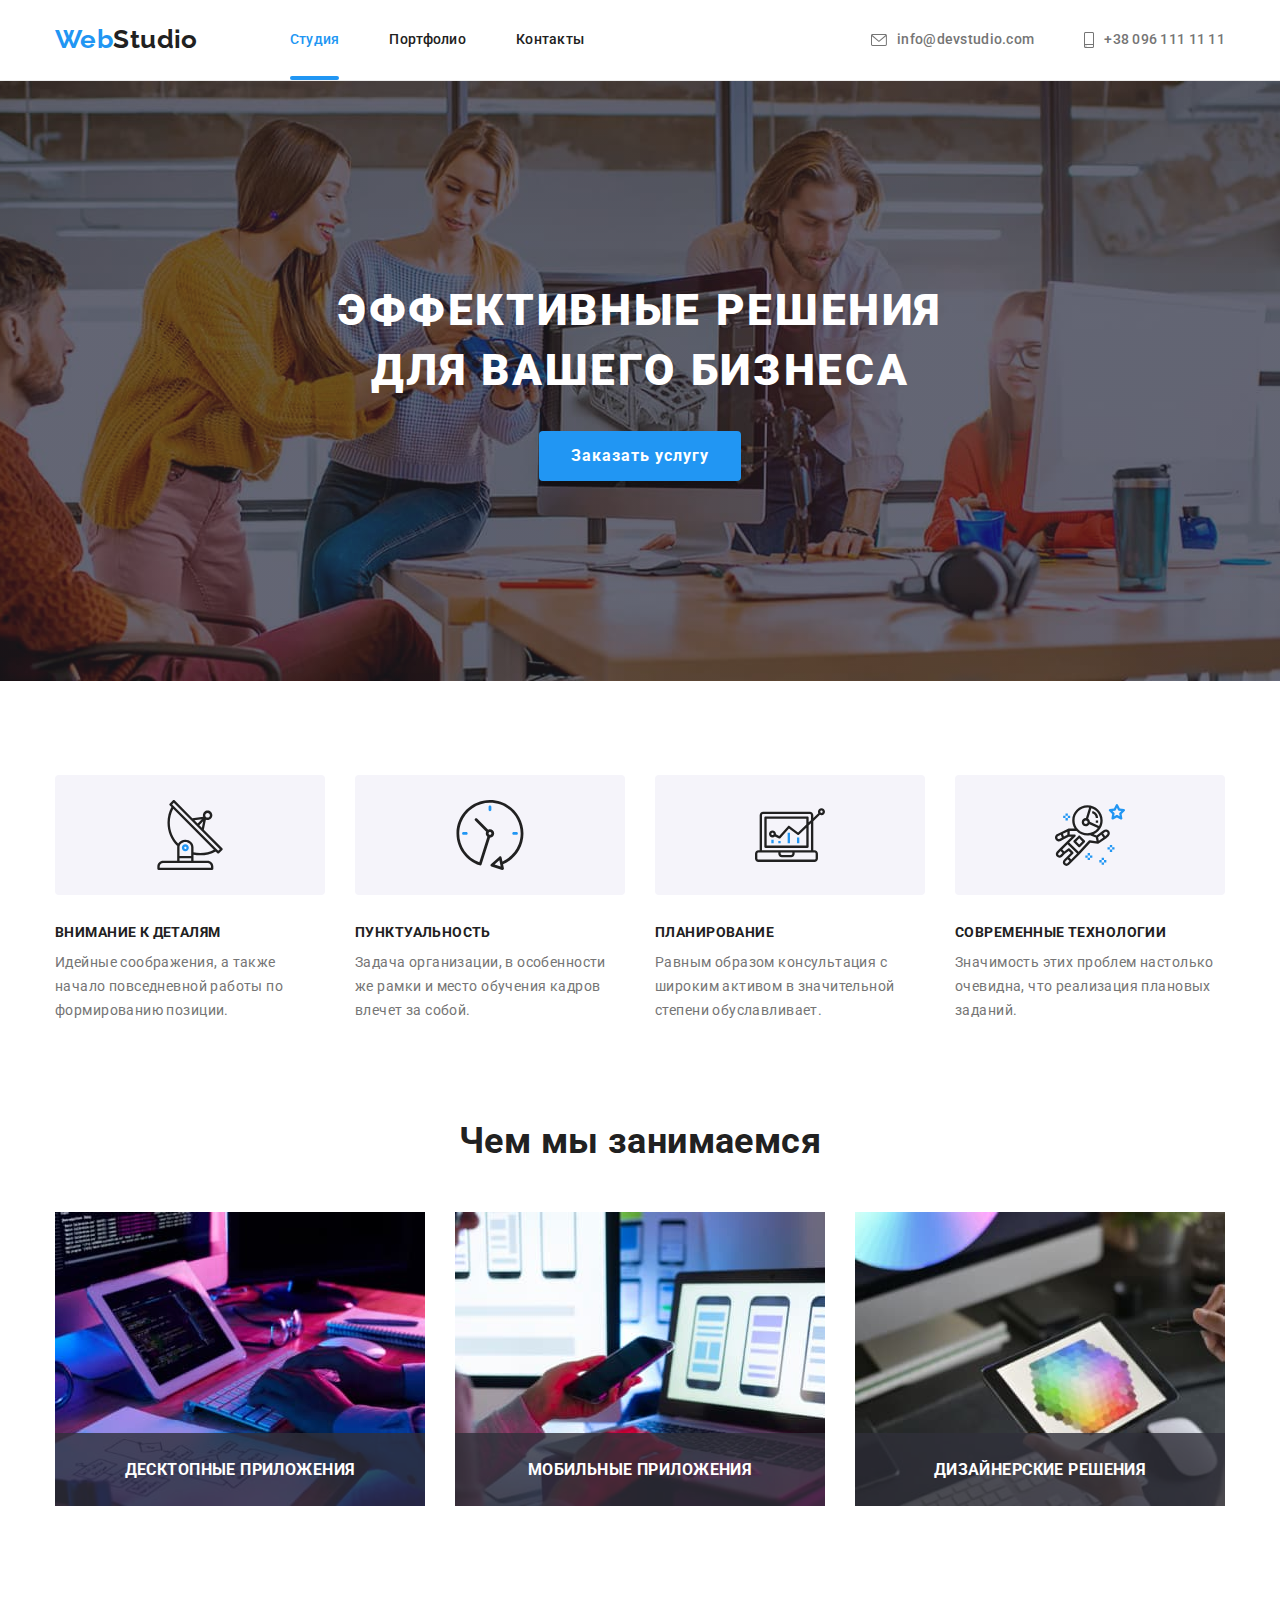
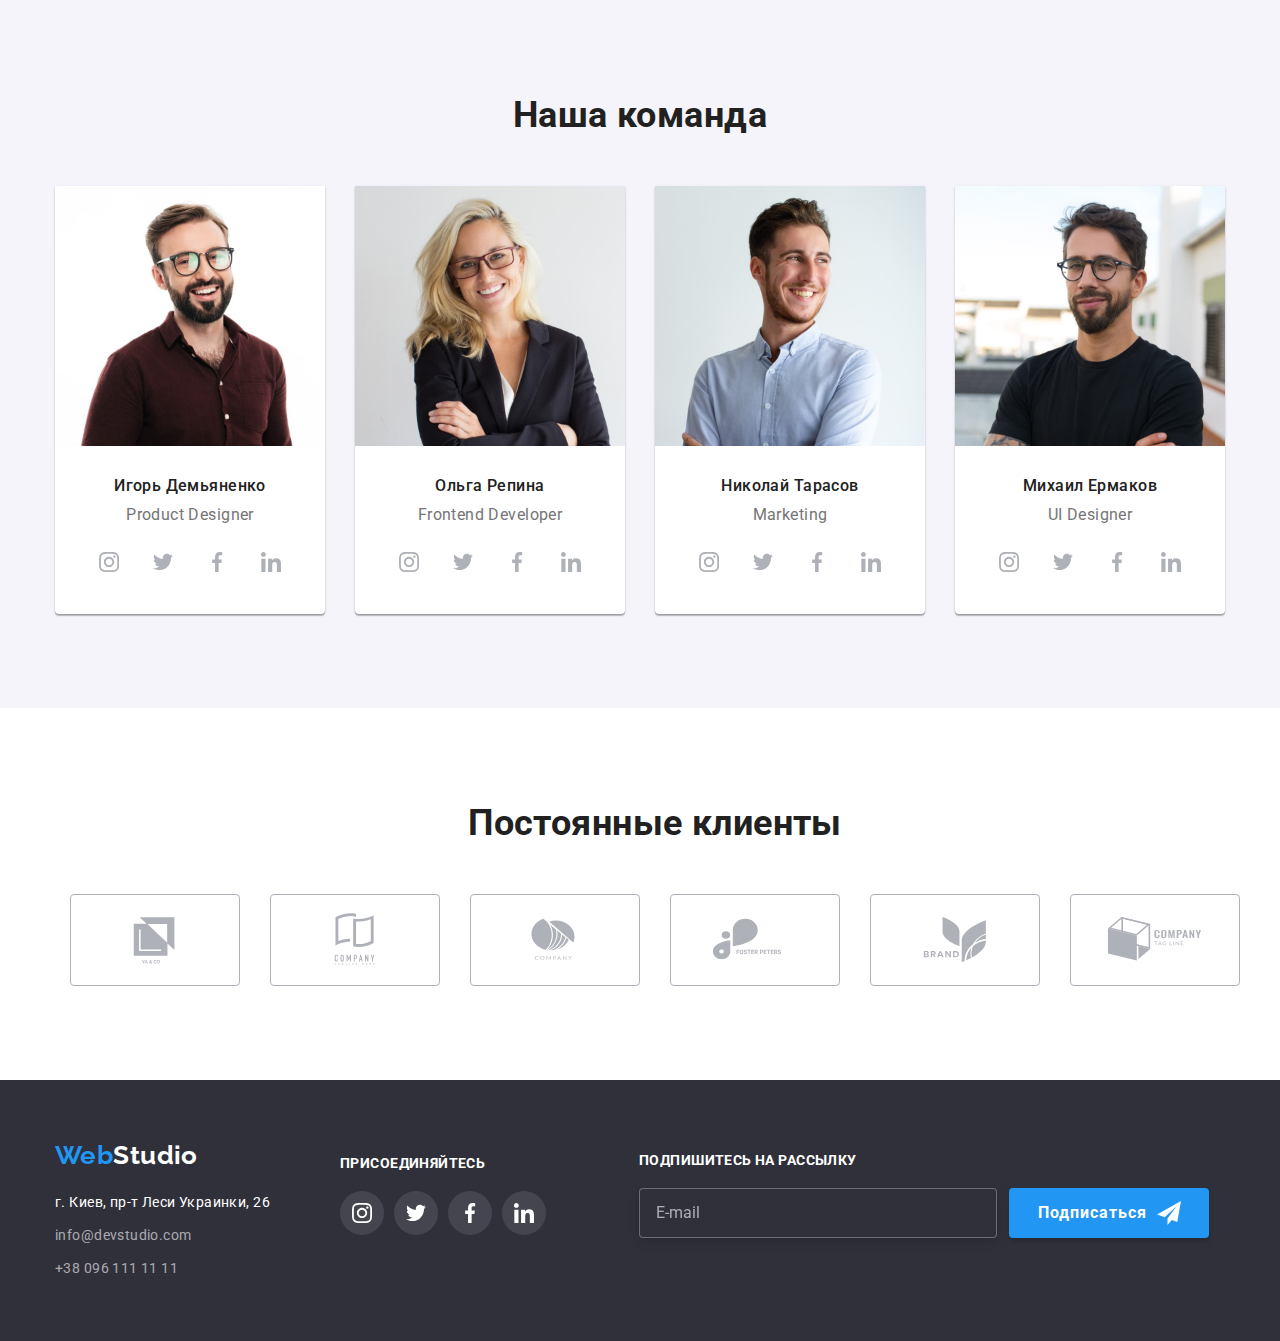
<file: index.html>
<!DOCTYPE html>
<html lang="ru">
  <head>
    <meta charset="UTF-8" />
    <meta http-equiv="X-UA-Compatible" content="IE=edge" />
    <meta name="viewport" content="width=device-width, initial-scale=1.0" />
    <title>Студия</title>
    <link rel="preconnect" href="https://fonts.googleapis.com" />
    <link rel="preconnect" href="https://fonts.gstatic.com" crossorigin />
    <link
      href="https://fonts.googleapis.com/css2?family=Raleway:wght@700&family=Roboto:wght@400;500;700;900&display=swap"
      rel="stylesheet"
    />
    <link rel="stylesheet" href="./css/modern-normalize.css" />
    <link rel="stylesheet" href="./css/styles.css" />
  </head>
  <body>
    <!-- header -->
    <header class="header-border">
      <div class="header-section container">
        <a href="#" lang="en" class="logo header"
          >Web<span class="logo-studio-header">Studio</span></a
        >
        <nav class="nav">
          <ul class="nav-list">
            <li class="nav-items">
              <a href="#" class="page current">Студия</a>
            </li>
            <li class="nav-items">
              <a href="./portfolio.html" class="page">Портфолио</a>
            </li>
            <li class="nav-items"><a href="#" class="page">Контакты</a></li>
          </ul>
        </nav>
        <ul class="contact">
          <li class="contact-list">
            <a href="mailto:info@devstudio.com" target="_blank" class="details">
              <svg class="svg-envelope">
                <use href="./images/icons/symbol-defs.svg#icon-envelope"></use>
              </svg>
              info@devstudio.com</a
            >
          </li>
          <li class="contact-list">
            <a href="tel:+380961111111" target="_blank" class="details"
              ><svg class="svg-smartphone">
                <use href="./images/icons/symbol-defs.svg#icon-smartphone"></use>
              </svg>
              +38 096 111 11 11</a
            >
          </li>
        </ul>
      </div>
    </header>
    <main>
      <!-- studio hero title -->
      <section class="hero-section">
        <h1 class="hero-title">Эффективные решения для вашего бизнеса</h1>
        <button type="button" class="hero-button" data-modal-open>Заказать услугу</button>
      </section>
      <!-- studio about us -->
      <section class="section-about-us">
        <div class="container">
          <h2 class="visually-hidden">Наши преимущества</h2>
          <ul class="reason-list">
            <li class="reason-item">
              <div>
                <svg class="svg-icon-about-us">
                  <use href="./images/icons/symbol-defs.svg#icon-antenna"></use>
                </svg>
              </div>
              <h3>Внимание к деталям</h3>
              <p>
                Идейные соображения, а также начало повседневной работы по формированию позиции.
              </p>
            </li>
            <li class="reason-item">
              <div>
                <svg class="svg-icon-about-us">
                  <use href="./images/icons/symbol-defs.svg#icon-clock"></use>
                </svg>
              </div>
              <h3>Пунктуальность</h3>
              <p>
                Задача организации, в особенности же рамки и место обучения кадров влечет за собой.
              </p>
            </li>
            <li class="reason-item">
              <div>
                <svg class="svg-icon-about-us">
                  <use href="./images/icons/symbol-defs.svg#icon-diagram"></use>
                </svg>
              </div>
              <h3>Планирование</h3>
              <p>
                Равным образом консультация с широким активом в значительной степени обуславливает.
              </p>
            </li>
            <li class="reason-item">
              <div>
                <svg class="svg-icon-about-us">
                  <use href="./images/icons/symbol-defs.svg#icon-astronaut"></use>
                </svg>
              </div>
              <h3>Современные технологии</h3>
              <p>Значимость этих проблем настолько очевидна, что реализация плановых заданий.</p>
            </li>
          </ul>
        </div>
      </section>
      <!-- products section -->
      <section class="section">
        <div class="container">
          <h2 class="primary-title">Чем мы занимаемся</h2>
          <ul class="product-list">
            <li class="product-item">
              <img src="images/img-1.jpg" width="370" height="294" alt="Десктопные приложения" />
              <div>
                <h3 class="product-name">Десктопные приложения</h3>
              </div>
            </li>
            <li class="product-item">
              <img src="images/img-2.jpg" width="370" height="294" alt="Мобильные приложения" />
              <div>
                <h3 class="product-name">Мобильные приложения</h3>
              </div>
            </li>
            <li class="product-item">
              <img src="images/img-3.jpg" width="370" height="294" alt="Дизайнерские решения" />
              <div>
                <h3 class="product-name">Дизайнерские решения</h3>
              </div>
            </li>
          </ul>
        </div>
      </section>
      <!-- studio our team -->
      <section class="section team">
        <div class="container">
          <h2 class="primary-title">Наша команда</h2>
          <ul class="team-list">
            <li class="team-member">
              <img src="images/img-team-1.jpg" width="270" height="260" alt="Игорь Демьяненко" />
              <div class="team-member-details">
                <h3 class="team-member-name">Игорь Демьяненко</h3>
                <p class="team-member-position">Product Designer</p>
              </div>
              <ul class="social-icons-list">
                <li class="social-icon">
                  <a href="#" class="social-icon-link">
                    <svg class="social-icon-svg">
                      <use href="./images/icons/symbol-defs.svg#icon-instagram"></use>
                    </svg>
                  </a>
                </li>
                <li class="social-icon">
                  <a href="#" class="social-icon-link">
                    <svg class="social-icon-svg">
                      <use href="./images/icons/symbol-defs.svg#icon-twitter"></use>
                    </svg>
                  </a>
                </li>
                <li class="social-icon">
                  <a href="#" class="social-icon-link">
                    <svg class="social-icon-svg">
                      <use href="./images/icons/symbol-defs.svg#icon-facebook"></use>
                    </svg>
                  </a>
                </li>
                <li class="social-icon">
                  <a href="#" class="social-icon-link">
                    <svg class="social-icon-svg">
                      <use href="./images/icons/symbol-defs.svg#icon-linkedin"></use>
                    </svg>
                  </a>
                </li>
              </ul>
            </li>
            <li class="team-member">
              <img src="images/img-team-2.jpg" width="270" height="260" alt="Ольга Репина" />
              <div class="team-member-details">
                <h3 class="team-member-name">Ольга Репина</h3>
                <p class="team-member-position">Frontend Developer</p>
              </div>
              <ul class="social-icons-list">
                <li class="social-icon">
                  <a href="#" class="social-icon-link">
                    <svg class="social-icon-svg">
                      <use href="./images/icons/symbol-defs.svg#icon-instagram"></use>
                    </svg>
                  </a>
                </li>
                <li class="social-icon">
                  <a href="#" class="social-icon-link">
                    <svg class="social-icon-svg">
                      <use href="./images/icons/symbol-defs.svg#icon-twitter"></use>
                    </svg>
                  </a>
                </li>
                <li class="social-icon">
                  <a href="#" class="social-icon-link">
                    <svg class="social-icon-svg">
                      <use href="./images/icons/symbol-defs.svg#icon-facebook"></use>
                    </svg>
                  </a>
                </li>
                <li class="social-icon">
                  <a href="#" class="social-icon-link">
                    <svg class="social-icon-svg">
                      <use href="./images/icons/symbol-defs.svg#icon-linkedin"></use>
                    </svg>
                  </a>
                </li>
              </ul>
            </li>
            <li class="team-member">
              <img src="images/img-team-3.jpg" width="270" height="260" alt="Николай Тарасов" />
              <div class="team-member-details">
                <h3 class="team-member-name">Николай Тарасов</h3>
                <p class="team-member-position">Marketing</p>
              </div>
              <ul class="social-icons-list">
                <li class="social-icon">
                  <a href="#" class="social-icon-link">
                    <svg class="social-icon-svg">
                      <use href="./images/icons/symbol-defs.svg#icon-instagram"></use>
                    </svg>
                  </a>
                </li>
                <li class="social-icon">
                  <a href="#" class="social-icon-link">
                    <svg class="social-icon-svg">
                      <use href="./images/icons/symbol-defs.svg#icon-twitter"></use>
                    </svg>
                  </a>
                </li>
                <li class="social-icon">
                  <a href="#" class="social-icon-link">
                    <svg class="social-icon-svg">
                      <use href="./images/icons/symbol-defs.svg#icon-facebook"></use>
                    </svg>
                  </a>
                </li>
                <li class="social-icon">
                  <a href="#" class="social-icon-link">
                    <svg class="social-icon-svg">
                      <use href="./images/icons/symbol-defs.svg#icon-linkedin"></use>
                    </svg>
                  </a>
                </li>
              </ul>
            </li>
            <li class="team-member">
              <img src="images/img-team-4.jpg" width="270" height="260" alt="Михаил Ермаков" />
              <div class="team-member-details">
                <h3 class="team-member-name">Михаил Ермаков</h3>
                <p class="team-member-position">UI Designer</p>
              </div>
              <ul class="social-icons-list">
                <li class="social-icon">
                  <a href="#" class="social-icon-link">
                    <svg class="social-icon-svg">
                      <use href="./images/icons/symbol-defs.svg#icon-instagram"></use>
                    </svg>
                  </a>
                </li>
                <li class="social-icon">
                  <a href="#" class="social-icon-link">
                    <svg class="social-icon-svg">
                      <use href="./images/icons/symbol-defs.svg#icon-twitter"></use>
                    </svg>
                  </a>
                </li>
                <li class="social-icon">
                  <a href="#" class="social-icon-link">
                    <svg class="social-icon-svg">
                      <use href="./images/icons/symbol-defs.svg#icon-facebook"></use>
                    </svg>
                  </a>
                </li>
                <li class="social-icon">
                  <a href="#" class="social-icon-link">
                    <svg class="social-icon-svg">
                      <use href="./images/icons/symbol-defs.svg#icon-linkedin"></use>
                    </svg>
                  </a>
                </li>
              </ul>
            </li>
          </ul>
        </div>
      </section>
      <!-- our customers -->
      <section class="section customers">
        <div class="container">
          <h2 class="primary-title">Постоянные клиенты</h2>
          <ul class="customers-list">
            <li class="customers">
              <a href="" class="svg-container-customers">
                <svg class="customer-icon">
                  <use href="./images/icons/symbol-defs.svg#icon-logo"></use>
                </svg>
              </a>
            </li>
            <li class="customers">
              <a href="" class="svg-container-customers">
                <svg class="customer-icon">
                  <use href="./images/icons/symbol-defs.svg#icon-logo-two"></use>
                </svg>
              </a>
            </li>
            <li class="customers">
              <a href="" class="svg-container-customers">
                <svg class="customer-icon">
                  <use href="./images/icons/symbol-defs.svg#icon-logo-three"></use>
                </svg>
              </a>
            </li>
            <li class="customers">
              <a href="" class="svg-container-customers">
                <svg class="customer-icon">
                  <use href="./images/icons/symbol-defs.svg#icon-logo-four"></use>
                </svg>
              </a>
            </li>
            <li class="customers">
              <a href="" class="svg-container-customers">
                <svg class="customer-icon">
                  <use href="./images/icons/symbol-defs.svg#icon-logo-five"></use>
                </svg>
              </a>
            </li>
            <li class="customers">
              <a href="" class="svg-container-customers">
                <svg class="customer-icon">
                  <use href="./images/icons/symbol-defs.svg#icon-logo-six"></use>
                </svg>
              </a>
            </li>
          </ul>
        </div>
      </section>
    </main>
    <!-- footer -->
    <footer class="footer-section">
      <div class="container footer-flex">
        <div>
          <a href="#" lang="en" class="logo">Web<span class="logo-studio-footer">Studio</span></a>
          <address class="address">
            <ul>
              <li>
                <a
                  href="https://goo.gl/maps/kM4UqTTEP7NsfNpt6"
                  target="_blank"
                  rel="noopener noreferrer"
                  class="contact-address"
                >
                  г. Киев, пр-т Леси Украинки, 26
                </a>
              </li>
              <li>
                <a href="mailto:info@devstudio.com" target="_blank" class="contact-details"
                  >info@devstudio.com</a
                >
              </li>
              <li>
                <a href="tel:+380961111111" target="_blank" class="contact-details"
                  >+38 096 111 11 11</a
                >
              </li>
            </ul>
          </address>
        </div>
        <div class="footer-social-section">
          <p class="social-request-text">присоединяйтесь</p>
          <ul class="footer-social-list">
            <li class="footer-social">
              <a href="#" class="footer-icon-link">
                <svg class="footer-icon-svg">
                  <use href="./images/icons/symbol-defs.svg#icon-instagram"></use>
                </svg>
              </a>
            </li>
            <li class="footer-social">
              <a href="#" class="footer-icon-link"
                ><svg class="footer-icon-svg">
                  <use href="./images/icons/symbol-defs.svg#icon-twitter"></use>
                </svg>
              </a>
            </li>
            <li class="footer-social">
              <a href="#" class="footer-icon-link"
                ><svg class="footer-icon-svg">
                  <use href="./images/icons/symbol-defs.svg#icon-facebook"></use>
                </svg>
              </a>
            </li>
            <li class="footer-social">
              <a href="#" class="footer-icon-link"
                ><svg class="footer-icon-svg">
                  <use href="./images/icons/symbol-defs.svg#icon-linkedin"></use>
                </svg>
              </a>
            </li>
          </ul>
        </div>
        <form class="footer-form" action="DescriptionForm">
          <label class="footer-label">
            <input class="footer-input" type="email" placeholder="E-mail" name="email" />
            Подпишитесь на рассылку
          </label>
          <button class="footer-botton" type="submit">
            <span class="footer-botton-text">Подписаться</span>
            <svg class="footer-botton-image">
              <use href="./images/icons/symbol-defs.svg#twitter"></use>
            </svg>
          </button>
        </form>
      </div>
    </footer>
    <!-- modal window -->
    <div class="backdrop is-hidden" data-modal>
      <div class="modal">
        <button type="button" class="cross-icon" data-modal-close>
          <svg>
            <use href="./images/icons/symbol-defs.svg#icon-cross"></use>
          </svg>
        </button>

        <div class="form">
          <h1 class="visually-hidden">Форма для отправки контактных данных клиента</h1>
          <h2 class="form-title">Оставьте свои данные, мы вам перезвоним</h2>
          <form name="contact-request-form" action="#" autocomplete="off" novalidate>
            <div class="form-block">
              <label class="form-label" for="form-name">Имя</label>
              <div class="form-input-image">
                <input class="form-input" name="name" id="form-name" type="text" autofocus />
                <svg class="form-image">
                  <use
                    class="form-svg"
                    href="./images/icons/symbol-defs.svg#icon-person-black"
                  ></use>
                </svg>
              </div>
            </div>

            <div class="form-block">
              <label class="form-label" for="form-phone">Телефон</label>
              <div class="form-input-image">
                <input class="form-input" id="form-phone" type="tel" name="contact-phone" />
                <svg class="form-image">
                  <use
                    class="form-svg"
                    href="./images/icons/symbol-defs.svg#icon-phone-black"
                  ></use>
                </svg>
              </div>
            </div>

            <div class="form-block">
              <label class="form-label" for="form-email">Почта</label>
              <div class="form-input-image">
                <input class="form-input" id="form-email" type="email" name="contact-email" />
                <svg class="form-image">
                  <use
                    class="form-svg"
                    href="./images/icons/symbol-defs.svg#icon-email-black"
                  ></use>
                </svg>
              </div>
            </div>

            <div class="form-block">
              <label class="form-label" for="form-comments">Комментарий</label>
              <textarea
                class="form-input comment"
                name="comment"
                id="form-comments"
                placeholder="Введите текст"
              ></textarea>
            </div>

            <label class="form-label-checkbox">
              <input class="form-input-checkbox" type="checkbox" name="checkbox" />
              <svg class="check-image">
                <use class="check-svg" href="./images/icons/symbol-defs.svg#check"></use>
              </svg>
              <svg class="check-form-image">
                <use href="./images/icons/symbol-defs.svg#check-form"></use>
              </svg>
              Соглашаюсь с рассылкой и принимаю
              <a class="form-conditions" href="#">Условия договора</a>
            </label>

            <button class="form-button" type="submit">Отправить</button>
          </form>
        </div>
      </div>
    </div>
    <script src="./js/modal.js"></script>
  </body>
</html>
</file>
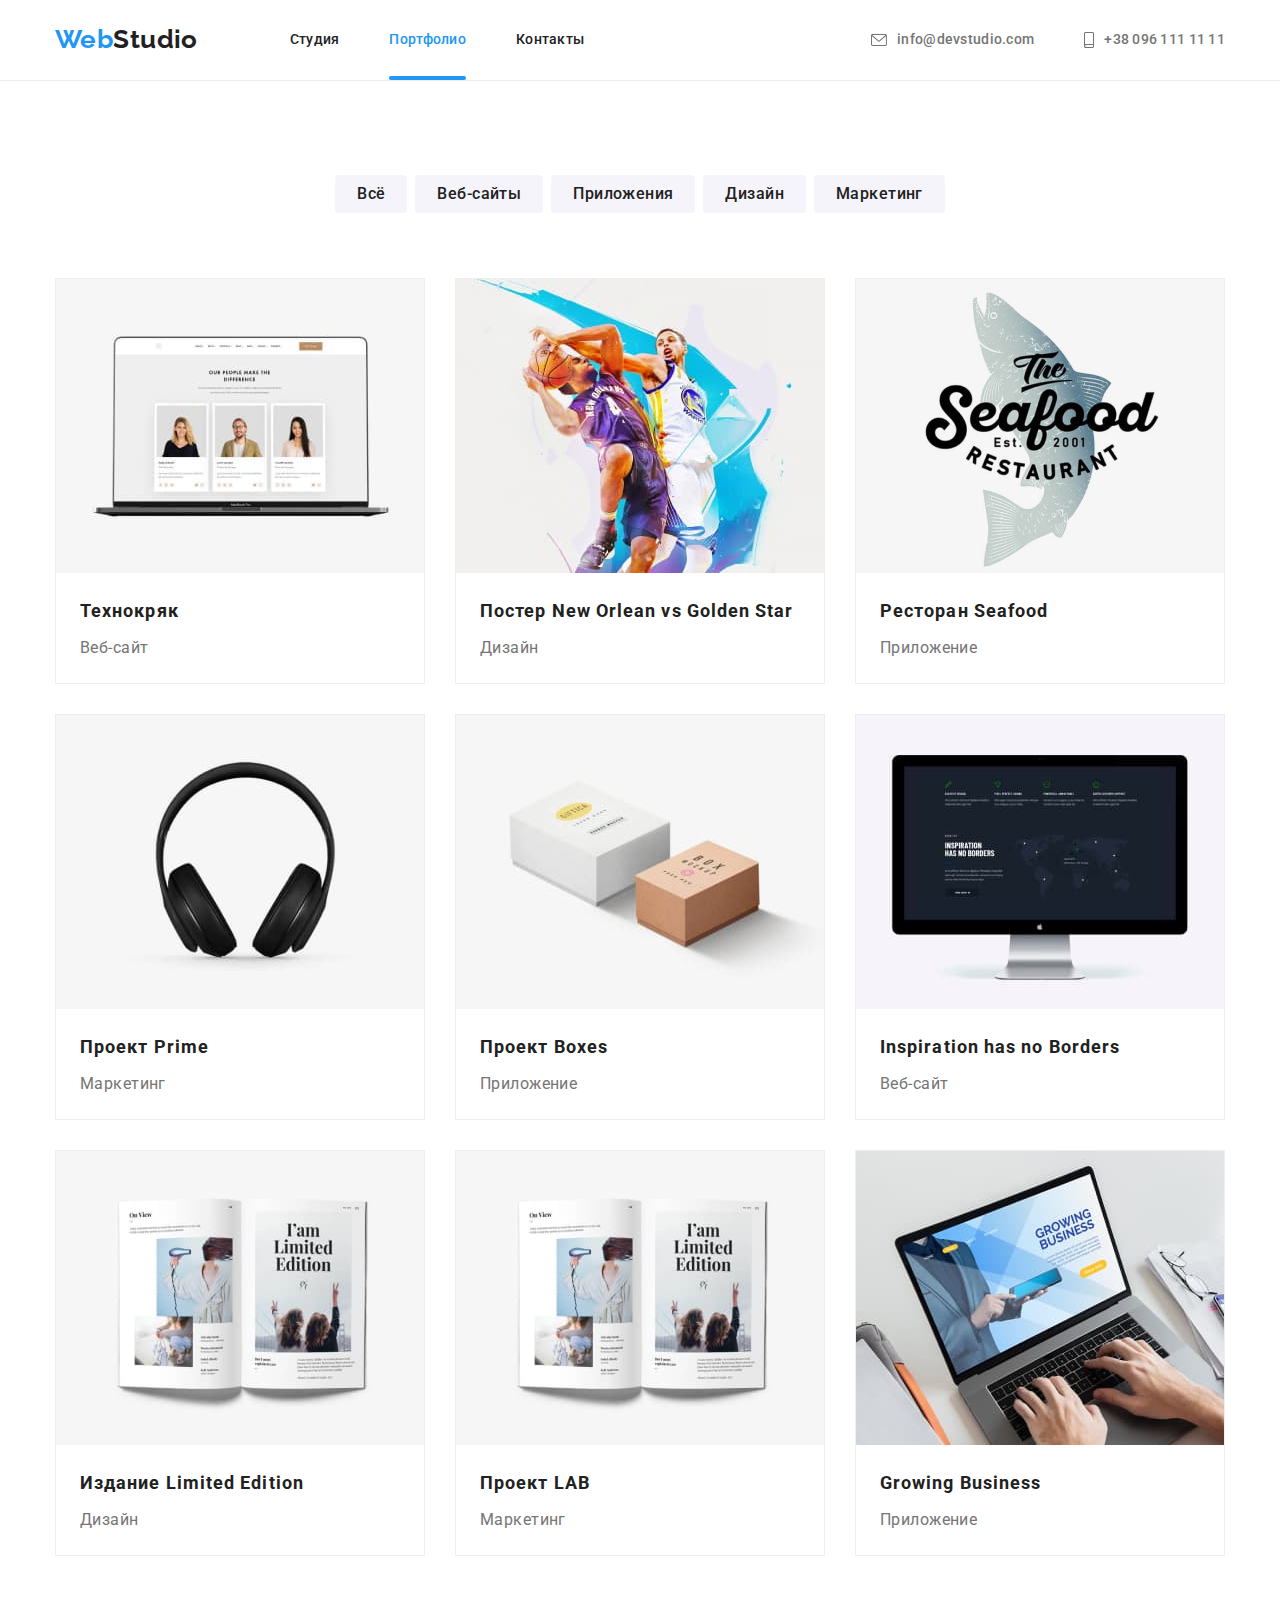
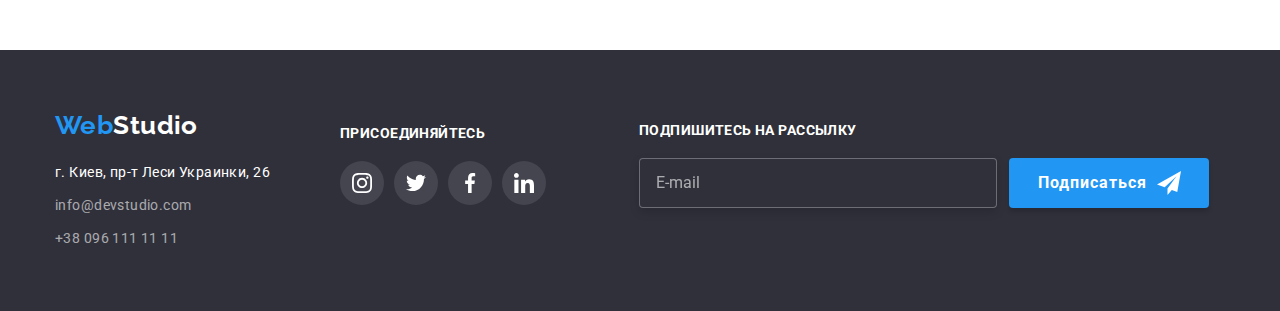
<file: portfolio.html>
<!DOCTYPE html>
<html lang="ru">
  <head>
    <meta charset="UTF-8" />
    <meta http-equiv="X-UA-Compatible" content="IE=edge" />
    <meta name="viewport" content="width=device-width, initial-scale=1.0" />
    <title>Portfolio</title>
    <link rel="preconnect" href="https://fonts.googleapis.com" />
    <link rel="preconnect" href="https://fonts.gstatic.com" crossorigin />
    <link
      href="https://fonts.googleapis.com/css2?family=Raleway:wght@700&family=Roboto:wght@400;500;700;900&display=swap"
      rel="stylesheet"
    />
    <link rel="stylesheet" href="./css/modern-normalize.css" />
    <link rel="stylesheet" href="./css/styles.css" />
  </head>
  <body>
    <!-- header -->
    <header class="header-border">
      <div class="header-section container">
        <a href="#" lang="en" class="logo header"
          >Web<span class="logo-studio-header">Studio</span></a
        >
        <nav class="nav">
          <ul class="nav-list">
            <li class="nav-items"><a href="./index.html" class="page">Студия</a></li>
            <li class="nav-items"><a href="#" class="page current">Портфолио</a></li>
            <li class="nav-items"><a href="#" class="page">Контакты</a></li>
          </ul>
        </nav>
        <ul class="contact">
          <li class="contact-list">
            <a href="mailto:info@devstudio.com" target="_blank" class="details">
              <svg class="svg-envelope">
                <use href="./images/icons/symbol-defs.svg#icon-envelope"></use>
              </svg>
              info@devstudio.com</a
            >
          </li>
          <li class="contact-list">
            <a href="tel:+380961111111" target="_blank" class="details"
              ><svg class="svg-smartphone">
                <use href="./images/icons/symbol-defs.svg#icon-smartphone"></use>
              </svg>
              +38 096 111 11 11</a
            >
          </li>
        </ul>
      </div>
    </header>
    <main>
      <section class="section">
        <!-- portfolio filter -->

        <div class="container">
          <h2 class="visually-hidden">Portfolio</h2>
          <ul class="filter-list">
            <li class="filter-item"><button type="button" class="filter-button">Всё</button></li>
            <li class="filter-item">
              <button type="button" class="filter-button">Веб-сайты</button>
            </li>
            <li class="filter-item">
              <button type="button" class="filter-button">Приложения</button>
            </li>
            <li class="filter-item"><button type="button" class="filter-button">Дизайн</button></li>
            <li class="filter-item">
              <button type="button" class="filter-button">Маркетинг</button>
            </li>
          </ul>
          <!-- portfolio projects list -->
          <ul class="progects-list">
            <li class="progect-item">
              <div class="progect-image">
                <img src="./images/pf-1.jpg" alt="Технокряк" />
              </div>
              <div class="progect-description">
                <h2>Технокряк</h2>
                <p>Веб-сайт</p>
              </div>
            </li>
            <li class="progect-item">
              <div class="progect-image">
                <img src="./images/pf-2.jpg" alt="Постер New Orlean vs Golden Star" />
              </div>
              <div class="progect-description">
                <h2>Постер New Orlean vs Golden Star</h2>
                <p>Дизайн</p>
              </div>
            </li>
            <li class="progect-item">
              <div class="progect-image">
                <img src="./images/pf-3.jpg" alt="Ресторан Seafood" />
              </div>
              <div class="progect-description">
                <h2>Ресторан Seafood</h2>
                <p>Приложение</p>
              </div>
            </li>
            <li class="progect-item">
              <div class="progect-image">
                <img src="./images/pf-4.jpg" alt="Проект Prime" />
              </div>
              <div class="progect-description">
                <h2>Проект Prime</h2>
                <p>Маркетинг</p>
              </div>
            </li>
            <li class="progect-item">
              <div class="progect-image">
                <img src="./images/pf-5.jpg" alt="Проект Boxes" />
              </div>
              <div class="progect-description">
                <h2>Проект Boxes</h2>
                <p>Приложение</p>
              </div>
            </li>
            <li class="progect-item">
              <div class="progect-image">
                <img src="./images/pf-6.jpg" alt="Inspiration has no Borders" />
              </div>
              <div class="progect-description">
                <h2>Inspiration has no Borders</h2>
                <p>Веб-сайт</p>
              </div>
            </li>
            <li class="progect-item">
              <div class="progect-image">
                <img src="./images/pf-7.jpg" alt="Издание Limited Edition" />
              </div>
              <div class="progect-description">
                <h2>Издание Limited Edition</h2>
                <p>Дизайн</p>
              </div>
            </li>
            <li class="progect-item">
              <div class="progect-image">
                <img src="./images/pf-7.jpg" alt="Проект LAB" />
              </div>
              <div class="progect-description">
                <h2>Проект LAB</h2>
                <p>Маркетинг</p>
              </div>
            </li>
            <li class="progect-item">
              <div class="progect-image">
                <img src="./images/pf-9.jpg" alt="Growing Business" />
              </div>
              <div class="progect-description">
                <h2>Growing Business</h2>
                <p>Приложение</p>
              </div>
            </li>
          </ul>
        </div>
      </section>
    </main>
    <!-- footer -->
    <footer class="footer-section">
      <div class="container footer-flex">
        <div>
          <a href="#" lang="en" class="logo">Web<span class="logo-studio-footer">Studio</span></a>
          <address class="address">
            <ul>
              <li>
                <a
                  href="https://goo.gl/maps/kM4UqTTEP7NsfNpt6"
                  target="_blank"
                  rel="noopener noreferrer"
                  class="contact-address"
                >
                  г. Киев, пр-т Леси Украинки, 26
                </a>
              </li>
              <li>
                <a href="mailto:info@devstudio.com" target="_blank" class="contact-details"
                  >info@devstudio.com</a
                >
              </li>
              <li>
                <a href="tel:+380961111111" target="_blank" class="contact-details"
                  >+38 096 111 11 11</a
                >
              </li>
            </ul>
          </address>
        </div>
        <div class="footer-social-section">
          <p class="social-request-text">присоединяйтесь</p>
          <ul class="footer-social-list">
            <li class="footer-social">
              <a href="#" class="footer-icon-link">
                <svg class="footer-icon-svg">
                  <use href="./images/icons/symbol-defs.svg#icon-instagram"></use>
                </svg>
              </a>
            </li>
            <li class="footer-social">
              <a href="#" class="footer-icon-link"
                ><svg class="footer-icon-svg">
                  <use href="./images/icons/symbol-defs.svg#icon-twitter"></use>
                </svg>
              </a>
            </li>
            <li class="footer-social">
              <a href="#" class="footer-icon-link"
                ><svg class="footer-icon-svg">
                  <use href="./images/icons/symbol-defs.svg#icon-facebook"></use>
                </svg>
              </a>
            </li>
            <li class="footer-social">
              <a href="#" class="footer-icon-link"
                ><svg class="footer-icon-svg">
                  <use href="./images/icons/symbol-defs.svg#icon-linkedin"></use>
                </svg>
              </a>
            </li>
          </ul>
        </div>
        <form class="footer-form" action="DescriptionForm">
          <label class="footer-label">
            <input class="footer-input" type="email" placeholder="E-mail" /> Подпишитесь на рассылку
          </label>
          <button class="footer-botton" type="submit">
            <span class="footer-botton-text">Подписаться</span>
            <svg class="footer-botton-image">
              <use href="./images/icons/symbol-defs.svg#twitter"></use>
            </svg>
          </button>
        </form>
      </div>
    </footer>
  </body>
</html>
</file>
<file: css/styles.css>
/* header */
.header-section {   
    display: flex;
    align-items: center;
}

.header-border {
    border-bottom: 1px solid #ECECEC;
}

/* header-logo */
.logo {
    text-decoration: none;
    font-family: 'Raleway', sans-serif;
    color: var(--hover-logo-text-color);
    font-weight: 700;
    font-size: 26px;
    line-height: 1.19;
}
.header {
    padding:24px 0 25px 0;
}


.logo-studio-header {
    color: var(--title-text-color)
}


.logo-studio-footer {
    color: #FFFFFF;
}

/* header-menu */

.page {
    display: block;
    font-weight: 500;
    line-height: 1.14;
    color: var(--title-text-color);
    letter-spacing: 0.02em;
    padding: 32px 0px;
    transition: color 250ms cubic-bezier(0.4, 0, 0.2, 1);
}

.nav {
    margin-left: 92px;
}

.nav-list { 
    display: flex;
}

.nav-items {
 position: relative;
 display: block;
}

.nav-items + .nav-items {
    margin-left: 50px;
}

/* Alternative */
/* .nav-items:not(:last-child) {
    margin-right: 50px;
} */

.contact {
    margin-left: auto;
    display: flex;
    align-items: center;
}

.contact-list + .contact-list {
    margin-left: 50px;
}

/* .details {
    display:flex;
    align-items: center;
    transition: color 250ms cubic-bezier(0.4, 0, 0.2, 1);
} */

/* ALTERNATIVE 
/* .contact-list:not(:last-child) {
    margin-right:50px;
} */ 



.contact .details {  
    display: flex;
    align-items: center;
    font-weight: 500;
    font-size: 14px;
    line-height: 1.14;
    color: var(--desrcrition-text-color);
    letter-spacing: 0.02em;
    text-decoration: none;
    padding: 10px 0px;
    transition: color 250ms cubic-bezier(0.4, 0, 0.2, 1);
}

.nav-list .page:hover,
.nav-list .page:focus,
.contact .details:hover,
.contact .details:focus {
    color: var(--hover-logo-text-color);
}

.current {
    color: var(--hover-logo-text-color);
}

.current::after {
    content: '';
    display: block;
    position: absolute;
    bottom: 0;
    nav-left: 0;
    background-color: #2196F3;
    height: 4px;
    width: 100%;
    border-radius: 2px;
}

.svg-envelope {
    width: 16px;
    height: 12px;
    margin-right: 10px;
    fill: #757575;
    transition: fill 250ms cubic-bezier(0.4, 0, 0.2, 1);
}
.svg-smartphone {
    width: 10px;
    height: 16px;
    margin-right: 10px;
    fill: #757575;
    transition: fill 250ms cubic-bezier(0.4, 0, 0.2, 1);
}

.details:hover > .svg-envelope,
.details:focus > .svg-envelope,
.details:hover > .svg-smartphone,
.details:focus > .svg-smartphone {
    fill: var(--hover-logo-text-color);
}

/* studio hero title */

.section {
    padding: 94px 0px;
}

.hero-section {
background-image: linear-gradient(to left,rgba(47, 48, 58, 0.4), 
rgba(47, 48, 58, 0.4)), url(../images/bg-1.jpg);
background-repeat: no-repeat;
background-size: cover;
background-position: center;
margin: 0 auto;
text-align: center;
max-width: 1600px;
color: var(--background-color);
padding: 200px 0px;
}

.hero-title {
font-weight: 900;   
font-size: 44px;
line-height: 1.36;
letter-spacing: 0.06em;
text-transform: uppercase;
max-width: 696px;
margin: 0px auto;
}

.hero-button {
font-weight: 700;
font-family: inherit;
font-size: 16px;
line-height: 1.88;
letter-spacing: 0.06em;
box-shadow: 0px 4px 4px rgba(0, 0, 0, 0.15);
border-radius: 4px;
border-style: none;
background: var(--hover-logo-text-color);
color: var(--background-color);
cursor: pointer;
padding: 10px 32px;
margin-top: 30px;
transition: background-color 250ms cubic-bezier(0.4, 0, 0.2, 1);
}

.hero-button:hover,
.hero-button:focus {
background-color: var(--hover-hero-button-color);
}

/* studio about us */

.svg-icon-about-us {
    width: 70px;
    height: 70px;
}

.section-about-us {
    padding-top: 94px;
}

.visually-hidden {
    position: absolute;
    width: 1px;
    height: 1px;
    margin: -1px;
    border: 0;
    padding: 0;
    white-space: nowrap;
    clip-path: inset(100%);
    clip: rect(0 0 0 0);
    overflow: hidden;
}

.reason-list {
    display: flex;
}

.reason-item > div {
    display: flex;
    width: 270px;
    height: 120px;
    background-color: var(--studio-down-background-color);
    border-radius: 4px;
    margin-bottom: 30px;
    align-items: center;
    justify-content: center;
    
}


.reason-item > h3 {
    font-weight: 700;
    font-size: inherit;
    line-height: 1.14;
    text-transform: uppercase;
    color: var(--title-text-color)
}

.reason-item > p {
    width: 270px;
    height: 75px;
    margin-top: 10px;
    line-height: 1.71;
}
.reason-item:not(:last-child) {
    margin-right: 30px;
}

/* modal window */

.backdrop {
    position: fixed;
    top: 0;
    left: 0;
    width: 100%;
    height: 100%;
    z-index: 1;
    background-color: var(--backdrop-color);
    opacity: 1;
    transition: opacity 250ms cubic-bezier(0.4, 0, 0.2, 1);
}


.backdrop.is-hidden {
    opacity: 0;
    pointer-events: none;
}

.backdrop.is-hidden .modal {
 transform: translate(-50%, -50%) scale(0.8);

}

.modal {
    position: absolute;
    width: 528px;
    /* height: 581px; */
    background-color: #FFFFFF;
    box-shadow: 0px 1px 3px rgba(0, 0, 0, 0.12),
    0px 1px 1px rgba(0, 0, 0, 0.14),
    0px 2px 1px rgba(0, 0, 0, 0.2);
    border-radius: 4px;
    left: 50%;
    top: 50%;
    transform: translate(-50%, -50%) scale(1);
    transition: transform 250ms cubic-bezier(0.4, 0, 0.2, 1);
    
}

.cross-icon {
    display: flex;
    position: absolute;
    border: 1px solid rgba(0, 0, 0, 0.1);
    box-sizing: border-box;
    width: 30px;
    height: 30px;
    border-radius: 50%;
    justify-content: center;
    align-items: center;
    right: 8px;
    top: 8px;
    background-color: #FFFFFF;
    cursor: pointer;

}

.cross-icon use {
    transition: fill 250ms cubic-bezier(0.4, 0, 0.2, 1);
}

.cross-icon:hover use,
.cross-icon:focus use {
    fill: var(--hover-logo-text-color);
}
.modal > svg {
    width: 18px;
    height: 18px;
    padding: 0;
    margin: 0;
    fill: #000;

}
/* modal window --- form */

.form-title {
    font-weight: 700;
    font-size: 20px;
    line-height: 1.15;
    text-align: center;
    color: var(--title-text-color);
    margin-bottom: 12px;
}

.form {
    padding: 40px 40px;
}

.form-block + .form-block {
    margin-top: 10px;
}

.form-label {
    font-size: 12px;
    line-height: 1.16;
    letter-spacing: 0.01em;
}

.form-input-image {
    display: flex;
    position: relative;
    margin-top: 4px;
}

.form-input {
    height: 40px;
    width: 100%;
    padding-left: 42px;
    border: 1px solid rgba(33, 33, 33, 0.2);
    box-sizing: border-box;
    border-radius: 4px;
    outline: none;
    transition: border-color 250ms cubic-bezier(0.4, 0, 0.2, 1);
}

.form-image {
    position: absolute;
    margin-top: 11px;
    margin-left: 12px;
    height: 18px;
    width: 18px;

}

.form-svg {
fill: var(--title-text-color);
transition: fill 250ms cubic-bezier(0.4, 0, 0.2, 1);
}


.form-input.comment::placeholder {
color: var(--placeholder-color);
}

.comment {
    height: 120px;
    width: 448px;
    padding: 12px 16px;
    margin-top: 4px;
    line-height: 1.17;
    resize: none;


} 

.form-label-checkbox {
    position: relative;
    display: flex;
    justify-content: left;
    align-items: center;
    line-height: 1.715;
    margin-top: 20px;
    margin-left: 13px;
    cursor: pointer;

}

.form-input-checkbox {
    /* margin-left: 14px; */
    appearance: none;

}

.check-image {
    position: absolute;
    height: 15px;
    width: 16px;
    border-radius: 2px;
    background-size: contain;
    background-color: #2196F3;
    fill: var(--background-color);
    opacity: 0;
    margin-right: 7px;
    transition: opacity 250ms cubic-bezier(0.4, 0, 0.2, 1);
}
.check-form-image {
    height: 15px;
    width: 16px;
    margin-right: 7px;
}

.form-input-checkbox:checked + .check-image {
    opacity: 1;
}
.form-input-checkbox:checked + .check-form-image {
    opacity: 0;
}

.form-button {
    display: flex;
    width: 200px;
    height: 50px;
    font-weight: 700;
    font-size: 16px;
    line-height: 1.88;
    background-color: var(--hover-logo-text-color);
    color: var(--background-color);
    box-shadow: 0px 4px 4px rgba(0, 0, 0, 0.15);
    border: none;
    border-radius: 4px;
    margin: 30px auto 0;
    justify-content: center;
    align-items: center;
    transition: background-color 250ms cubic-bezier(0.4, 0, 0.2, 1);
}

.form-button:hover,
.form-button:focus {
background-color: var(--hover-hero-button-color);

}

.form-conditions { 
    color: var(--hover-logo-text-color);
    text-decoration: underline;
    padding-left: 3px;
}

.form-input:hover,
.form-input:focus {
    border-color: var(--hover-logo-text-color);
}

.form-input:hover + svg > .form-svg,
.form-input:focus + svg > .form-svg {
    fill: var(--hover-logo-text-color);
}

.form-svg:hover {
fill: var(--hover-logo-text-color);
}


/* products section */

.primary-title {
font-weight: 700;
font-size: 36px;
line-height: 1.17;
text-align: center;
color: var(--title-text-color);
}

.product-list {

    display: flex;
    margin-top: 50px;
    z-index: 0;
}

.product-item {
    position: relative;
}

.product-item:not(:last-child) {
    margin-right: 30px;
}

.product-list div {
position: absolute;
display: block;
width: 100%;
bottom: 0;
background-color: rgba(47, 48, 58, 0.8);
}
.product-name {
    text-transform: uppercase;
    width: 700;
    line-height: 1.17;
    color: #FFFFFF;
    text-align: center;
    padding: 27px 0;
}

/* studio our team */

.team { 
    background-color: var(--studio-down-background-color)
}

.team-list {
    display: flex;
    margin: 50px -15px 0;
}

.team-member {
    background-color: var(--background-color);
    text-align: center;
    box-shadow: 0px 1px 3px rgba(0, 0, 0, 0.12),
    0px 1px 1px rgba(0, 0, 0, 0.14),
    0px 2px 1px rgba(0, 0, 0, 0.2);
    border-radius: 0px 0px 4px 4px;
    margin: 0 15px;
}

/* .team-member:not(:last-child){
    margin: 30px; */

/* } */

.team-member-details {
    padding-top: 30px;
}
.team-member-name {
    font-weight: 500;
    font-size: 16px;
    line-height: 1.19;  
    color: var(--title-text-color);
}

.team-member-position {
    font-size: 16px;
    line-height: 1.19;
    margin-top: 10px;
}
.social-icons-list {
    display: flex;
    justify-content: center;
    margin-top: 16px;
    margin-bottom: 30px;
}
.social-icon-link { 
    display: flex;
    width: 44px;
    height: 44px;
    justify-content: center;
    align-items: center;
    cursor: pointer;
    border-radius: 50%;
    transition: background-color 250ms cubic-bezier(0.4, 0, 0.2, 1);
}
.social-icon + .social-icon {
    margin-left: 10px;
}
.social-icon-svg {
    fill: var(--social-network-icons);
    transition: fill 250ms cubic-bezier(0.4, 0, 0.2, 1);
}
.social-icon-link:hover,
.social-icon-link:focus {
    background-color: var(--hover-logo-text-color);
}
.social-icon-link:hover > .social-icon-svg,
.social-icon-link:focus > .social-icon-svg {
    fill: var(--background-color);
}

.social-icon-svg {
    width: 20px;
    height: 20px;
}
/* our customers */

.customers-list {
    display: flex;
    margin-top: 50px;
    justify-content: center;
}

.svg-container-customers { 
    display: flex;
    align-items: center;
    justify-content: center;
    width: 170px;
    height: 92px;
    border: 1px solid #AFB1B8;
    box-sizing: border-box;
    border-radius: 4px;
    transition: border-color 250ms cubic-bezier(0.4, 0, 0.2, 1);
}

.svg-container-customers:hover,
.svg-container-customers:focus {
    border-color: var(--hover-logo-text-color);
}

.svg-container-customers:hover .customer-icon,
.svg-container-customers:focus .customer-icon {
    fill: var(--hover-logo-text-color);
}

.customers:not(:first-child) {
    margin-left: 30px;
}

.customer-icon {
    width: 106px;
    height: 60px;
    fill: #afb1b8;
    transition: fill 250ms cubic-bezier(0.4, 0, 0.2, 1);
}
/* portfolio filter */

.filter-list {
    display: flex;
    justify-content: center;
}
.filter-button {
background: var(--studio-down-background-color);
color: var(--title-text-color);
font-family: inherit;
font-weight: 500;
font-size: 16px;
line-height: 1.62;
letter-spacing: inherit;
cursor: pointer;
padding: 6px 22px;
border-color: var(--studio-down-background-color);
border-radius: 4px;
border-style: none;
transition: background-color, color, box-shadow, 250ms cubic-bezier(0.4, 0, 0.2, 1);
}

.filter-item:not(:last-child) {
    margin-right: 8px;
}
    
.filter-button:hover,
.filter-button:focus {
    background-color: var(--hover-logo-text-color);
    color: var(--background-color);
    box-shadow: 0px 3px 1px rgba(0, 0, 0, 0.1),
    0px 1px 2px rgba(0, 0, 0, 0.08),
    0px 2px 2px rgba(0, 0, 0, 0.12);
}

/* portfolio projects list */

.progect-item:hover,
.progect-item:focus {
box-shadow: 0px 1px 1px rgba(0, 0, 0, 0.12),
0px 4px 4px rgba(0, 0, 0, 0.06),
1px 4px 6px rgba(0, 0, 0, 0.16);

}
.progect-image {
    position: relative;
    overflow: hidden;
}

.progect-image::after  {
    content: "";
    position: absolute;
    display: block;
    top: 0;
    left: 0;
    width: 100%;
    height: 100%;
    background: var(--overlay-background-color);
    transform: translateY(100%);
    transition: transform 250ms cubic-bezier(0.4, 0, 0.2, 1);
}

.progect-item:hover .progect-image::after {
    transform: translateY(0)
}

.progects-list {
    display: flex;
    flex-wrap: wrap;
    margin: -15px;
    margin-top: 50px;
}


.progects-list h2 {
    font-weight: 700;
    font-size: 18px;
    line-height: 2;
    letter-spacing: 0.06em;
    color: #212121;
}

.progects-list p {
    font-size: 16px;
    line-height: 1.88;
}

.progect-type {
    font-size: 16px;
    line-height: 1.88;
    text-decoration: none;
}

.progect-item {
    margin:15px;
    width: 370px;
    border: 1px solid #EEEEEE;
    transition: box-shadow 250ms cubic-bezier(0.4, 0, 0.2, 1);
}

.progect-description {
    padding: 20px 24px;
    display: block;
}

.progect-description > p { 
    margin-top: 4px;
}
/* ALTERNATIVE================

.progect-item:nth-child(3n) {
    margin-right: 0;
}
.progect-item:nth-child(-n+3) {
    margin-bottom: 0;
============================== } */



/* footer */

.footer-section {
    background-color: var(--footer-background-color);
    padding: 60px 0;
}

.address {
    line-height: 1.71;
    font-style: normal;
    margin-top: 20px;
}

.maito .contact-details {
    padding: 9px 0;
}
.contact-address {
    color: var(--background-color); 
    text-decoration: none;
    transition: color 250ms cubic-bezier(0.4, 0, 0.2, 1);
}

.contact-details {
    color: var(--footer-links-color);
    text-decoration: none;
    display:block;
    margin-top: 9px;
    transition: color 250ms cubic-bezier(0.4, 0, 0.2, 1);
}

.contact-address:hover,
.contact-details:hover,
.contact-address:focus,
.contact-details:focus {
color: var(--hover-logo-text-color);
}

.footer-flex {
    display: flex;
}
.footer-social-section {
    margin-top: 15px;
    margin-left: 70px;
}

.social-request-text {
font-weight: 700;
color: var(--background-color);
text-transform: uppercase;
}

.footer-social + .footer-social {
    margin-left: 10px;
}

.footer-social-list {
    display: flex;
    margin-top: 20px;
}

.footer-icon-link {
    display: flex;
    justify-content: center;
    align-items: center;
    border-radius: 50%;
    width: 44px;
    height: 44px;
    background-color: var(--footer-social-background);
    cursor: pointer;
    transition: background-color 250ms cubic-bezier(0.4, 0, 0.2, 1);
}

.footer-icon-link:hover,
.footer-icon-link:focus {
    background-color: var(--hover-logo-text-color);
}

.footer-icon-svg {
    fill: var(--background-color);
    width: 20px;
    height: 20px;
}

.footer-form {
    position: relative;
    margin-top: 12px;

}
.footer-label {
    font-weight: 700;
    text-transform: uppercase;
    color: #FFFFFF;

}
.footer-form {
    margin-left: 93px;
}
.footer-input {
    position: absolute;
    height: 50px;   
    width: 358px;
    box-sizing: border-box;
    color: rgba(255, 255, 255, 0.6);
    left: 0;
    top: 36px;
    border: 1px solid rgba(255, 255, 255, 0.3);
    filter: drop-shadow(0px 4px 4px rgba(0, 0, 0, 0.15));
    border-radius: 4px;
    background: #2F303A;
    padding: 0px 16px;
}
.footer-input::placeholder {
font-size: 16px;
line-height: 1.25;
color: rgba(255, 255, 255, 0.6);
}

.footer-botton {
    position: relative;
    display: flex;
    width: 200px;
    height: 50px;
    margin-left: 370px;
    background-color: var(--hover-logo-text-color);
    box-shadow: 0px 4px 4px rgba(0, 0, 0, 0.15);
    border-radius: 4px;
    border: none;
    padding: 0px;
    top: 20px;
}

.footer-botton-text {
    position: absolute;
    font-size: 16px;
    left: 29px;
     top: 10px;
    line-height: 1.88;
    letter-spacing: 0.06em;
    font-weight: 700;
    color: var(--background-color);
}
.footer-botton-image {
    position: absolute;
    right: 28px;
    top: 13px;
    width: 24px;
    height: 24px;
    fill: var(--background-color);
    

}
</file>
